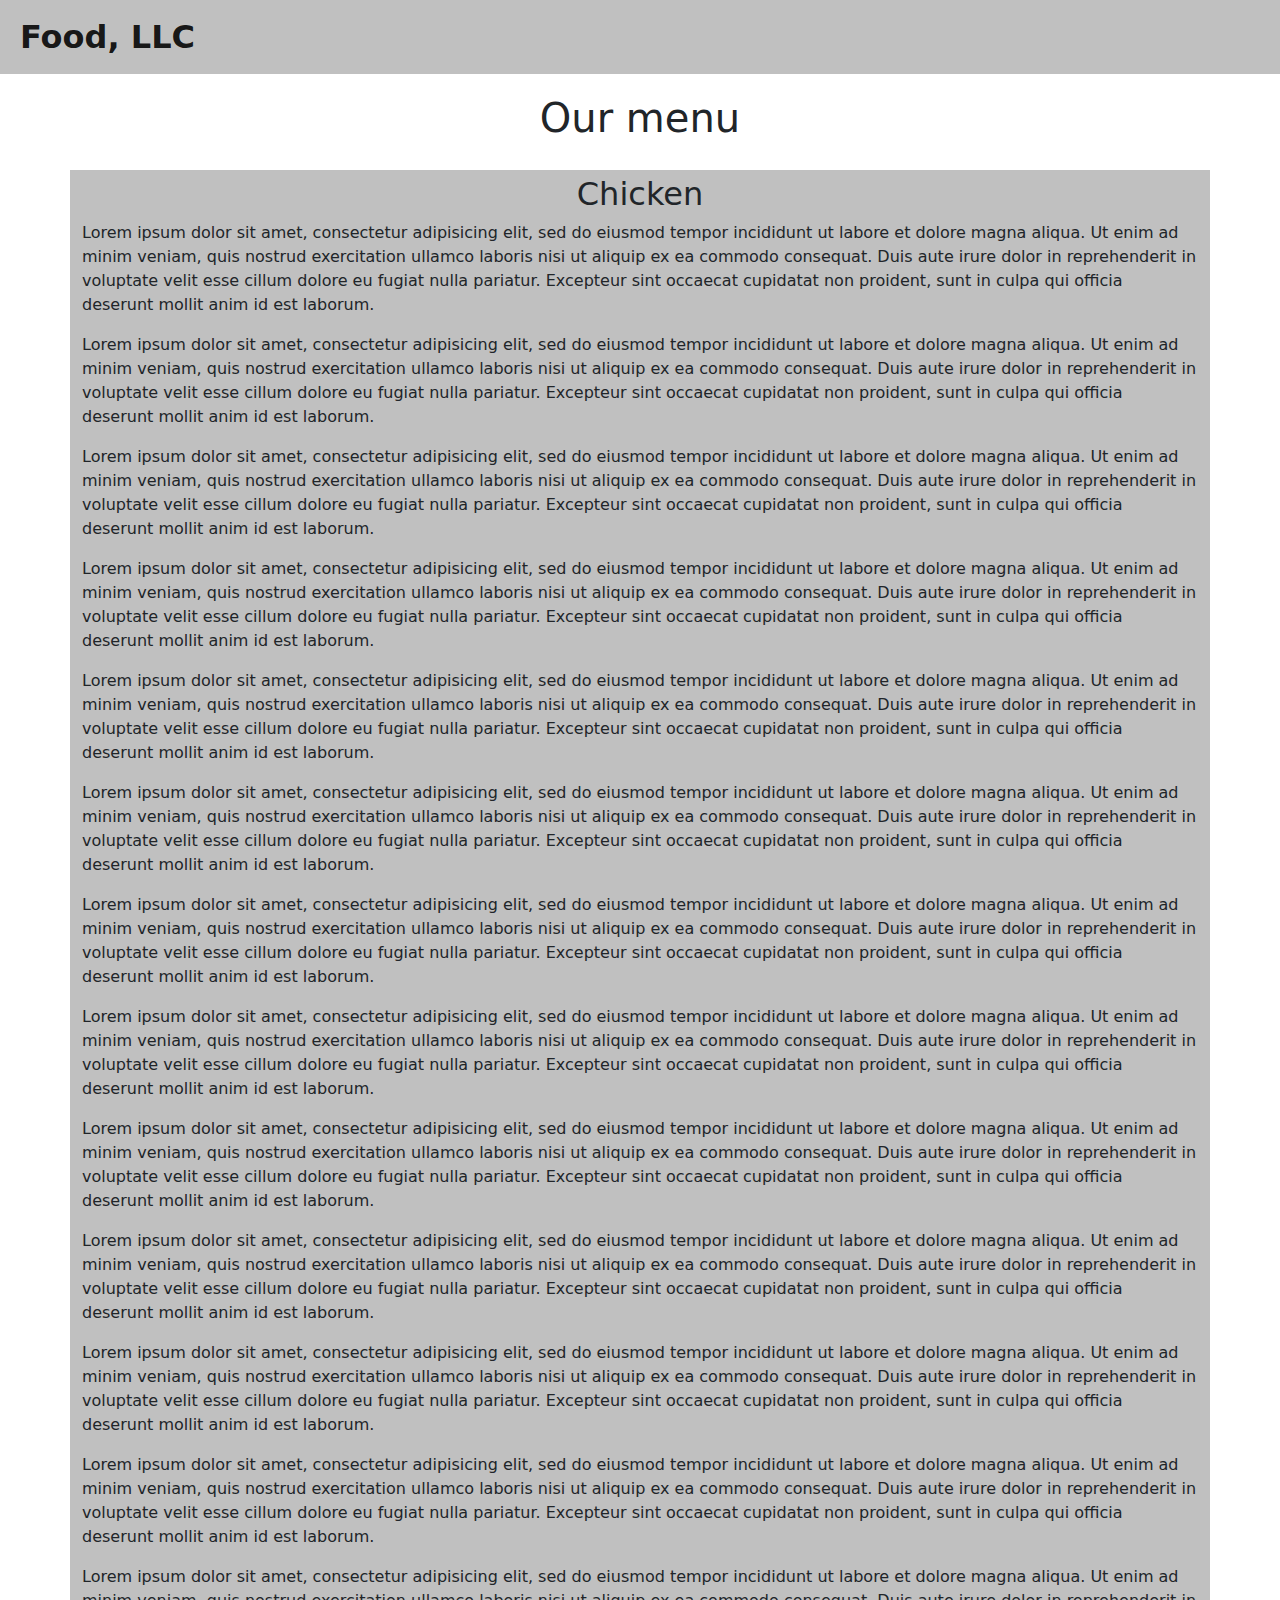
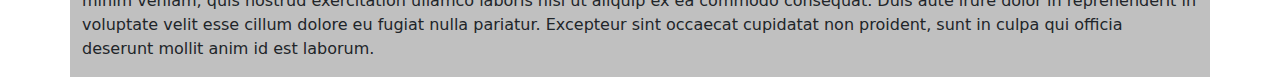
<file: Assignment-2/index.html>
<!DOCTYPE html>
<html lang="en">
<head>
    <meta charset="UTF-8">
    <meta http-equiv="X-UA-Compatible" content="IE=edge">
    <meta name="viewport" content="width=device-width, initial-scale=1.0">
    <link rel="stylesheet" href="Mod-3.css">
    <link rel="stylesheet" href="bootstrap/css/bootstrap.css">
    <title></title>
</head>
<body>
    <header>
		<nav class="navbar navbar-expand-sm navbar-light bg-light">
			<div class="container">
				<a class="navbar-brand" href="#">Food, LLC</a>
				<button class="navbar-toggler" type="button" data-bs-toggle="collapse" data-bs-target="#navbarNav" aria-controls="navbarNav" aria-expanded="false" aria-label="Toggle navigation">
					<span class="navbar-toggler-icon"></span>
				</button>
				<div class="collapse navbar-collapse" id="navbarNav">
					<ul class="navbar-nav d-block d-sm-none text-center">
						<li class="nav-item">
							<a class="nav-link" href="#">Chicken</a>
						</li>
						<li class="nav-item">
							<a class="nav-link" href="#">Beef</a>
						</li>
						<li class="nav-item">
							<a class="nav-link" href="#">Sushi</a>
						</li>
					</ul>
				</div>
			</div>
		</nav>
	</header>

	<div id="mainContent" class="container">
		<h1 class="text-center">Our menu</h1>
		<div class="row">
			<section class="container-fluid">
				<h2 class="text-center">Chicken</h2>
				<p>Lorem ipsum dolor sit amet, consectetur adipisicing elit, sed do eiusmod
					tempor incididunt ut labore et dolore magna aliqua. Ut enim ad minim veniam,
					quis nostrud exercitation ullamco laboris nisi ut aliquip ex ea commodo
					consequat. Duis aute irure dolor in reprehenderit in voluptate velit esse
					cillum dolore eu fugiat nulla pariatur. Excepteur sint occaecat cupidatat non
					proident, sunt in culpa qui officia deserunt mollit anim id est laborum.
				</p>
				<p>Lorem ipsum dolor sit amet, consectetur adipisicing elit, sed do eiusmod
					tempor incididunt ut labore et dolore magna aliqua. Ut enim ad minim veniam,
					quis nostrud exercitation ullamco laboris nisi ut aliquip ex ea commodo
					consequat. Duis aute irure dolor in reprehenderit in voluptate velit esse
					cillum dolore eu fugiat nulla pariatur. Excepteur sint occaecat cupidatat non
					proident, sunt in culpa qui officia deserunt mollit anim id est laborum.
				</p>
				<p>Lorem ipsum dolor sit amet, consectetur adipisicing elit, sed do eiusmod
					tempor incididunt ut labore et dolore magna aliqua. Ut enim ad minim veniam,
					quis nostrud exercitation ullamco laboris nisi ut aliquip ex ea commodo
					consequat. Duis aute irure dolor in reprehenderit in voluptate velit esse
					cillum dolore eu fugiat nulla pariatur. Excepteur sint occaecat cupidatat non
					proident, sunt in culpa qui officia deserunt mollit anim id est laborum.
				</p>
				<p>Lorem ipsum dolor sit amet, consectetur adipisicing elit, sed do eiusmod
					tempor incididunt ut labore et dolore magna aliqua. Ut enim ad minim veniam,
					quis nostrud exercitation ullamco laboris nisi ut aliquip ex ea commodo
					consequat. Duis aute irure dolor in reprehenderit in voluptate velit esse
					cillum dolore eu fugiat nulla pariatur. Excepteur sint occaecat cupidatat non
					proident, sunt in culpa qui officia deserunt mollit anim id est laborum.
				</p>
				<p>Lorem ipsum dolor sit amet, consectetur adipisicing elit, sed do eiusmod
					tempor incididunt ut labore et dolore magna aliqua. Ut enim ad minim veniam,
					quis nostrud exercitation ullamco laboris nisi ut aliquip ex ea commodo
					consequat. Duis aute irure dolor in reprehenderit in voluptate velit esse
					cillum dolore eu fugiat nulla pariatur. Excepteur sint occaecat cupidatat non
					proident, sunt in culpa qui officia deserunt mollit anim id est laborum.
				</p>
				<p>Lorem ipsum dolor sit amet, consectetur adipisicing elit, sed do eiusmod
					tempor incididunt ut labore et dolore magna aliqua. Ut enim ad minim veniam,
					quis nostrud exercitation ullamco laboris nisi ut aliquip ex ea commodo
					consequat. Duis aute irure dolor in reprehenderit in voluptate velit esse
					cillum dolore eu fugiat nulla pariatur. Excepteur sint occaecat cupidatat non
					proident, sunt in culpa qui officia deserunt mollit anim id est laborum.
				</p>
				<p>Lorem ipsum dolor sit amet, consectetur adipisicing elit, sed do eiusmod
					tempor incididunt ut labore et dolore magna aliqua. Ut enim ad minim veniam,
					quis nostrud exercitation ullamco laboris nisi ut aliquip ex ea commodo
					consequat. Duis aute irure dolor in reprehenderit in voluptate velit esse
					cillum dolore eu fugiat nulla pariatur. Excepteur sint occaecat cupidatat non
					proident, sunt in culpa qui officia deserunt mollit anim id est laborum.
				</p>
				<p>Lorem ipsum dolor sit amet, consectetur adipisicing elit, sed do eiusmod
					tempor incididunt ut labore et dolore magna aliqua. Ut enim ad minim veniam,
					quis nostrud exercitation ullamco laboris nisi ut aliquip ex ea commodo
					consequat. Duis aute irure dolor in reprehenderit in voluptate velit esse
					cillum dolore eu fugiat nulla pariatur. Excepteur sint occaecat cupidatat non
					proident, sunt in culpa qui officia deserunt mollit anim id est laborum.
				</p>
                <p>Lorem ipsum dolor sit amet, consectetur adipisicing elit, sed do eiusmod
					tempor incididunt ut labore et dolore magna aliqua. Ut enim ad minim veniam,
					quis nostrud exercitation ullamco laboris nisi ut aliquip ex ea commodo
					consequat. Duis aute irure dolor in reprehenderit in voluptate velit esse
					cillum dolore eu fugiat nulla pariatur. Excepteur sint occaecat cupidatat non
					proident, sunt in culpa qui officia deserunt mollit anim id est laborum.
				</p>
                <p>Lorem ipsum dolor sit amet, consectetur adipisicing elit, sed do eiusmod
					tempor incididunt ut labore et dolore magna aliqua. Ut enim ad minim veniam,
					quis nostrud exercitation ullamco laboris nisi ut aliquip ex ea commodo
					consequat. Duis aute irure dolor in reprehenderit in voluptate velit esse
					cillum dolore eu fugiat nulla pariatur. Excepteur sint occaecat cupidatat non
					proident, sunt in culpa qui officia deserunt mollit anim id est laborum.
				</p>
                <p>Lorem ipsum dolor sit amet, consectetur adipisicing elit, sed do eiusmod
					tempor incididunt ut labore et dolore magna aliqua. Ut enim ad minim veniam,
					quis nostrud exercitation ullamco laboris nisi ut aliquip ex ea commodo
					consequat. Duis aute irure dolor in reprehenderit in voluptate velit esse
					cillum dolore eu fugiat nulla pariatur. Excepteur sint occaecat cupidatat non
					proident, sunt in culpa qui officia deserunt mollit anim id est laborum.
				</p>
                <p>Lorem ipsum dolor sit amet, consectetur adipisicing elit, sed do eiusmod
					tempor incididunt ut labore et dolore magna aliqua. Ut enim ad minim veniam,
					quis nostrud exercitation ullamco laboris nisi ut aliquip ex ea commodo
					consequat. Duis aute irure dolor in reprehenderit in voluptate velit esse
					cillum dolore eu fugiat nulla pariatur. Excepteur sint occaecat cupidatat non
					proident, sunt in culpa qui officia deserunt mollit anim id est laborum.
				</p>
                <p>Lorem ipsum dolor sit amet, consectetur adipisicing elit, sed do eiusmod
					tempor incididunt ut labore et dolore magna aliqua. Ut enim ad minim veniam,
					quis nostrud exercitation ullamco laboris nisi ut aliquip ex ea commodo
					consequat. Duis aute irure dolor in reprehenderit in voluptate velit esse
					cillum dolore eu fugiat nulla pariatur. Excepteur sint occaecat cupidatat non
					proident, sunt in culpa qui officia deserunt mollit anim id est laborum.
				</p>
			</section>
		</div>
	</div>


    <script src="bootstrap/js/bootstrap.min.js"></script>
</body>
</html>
</file>
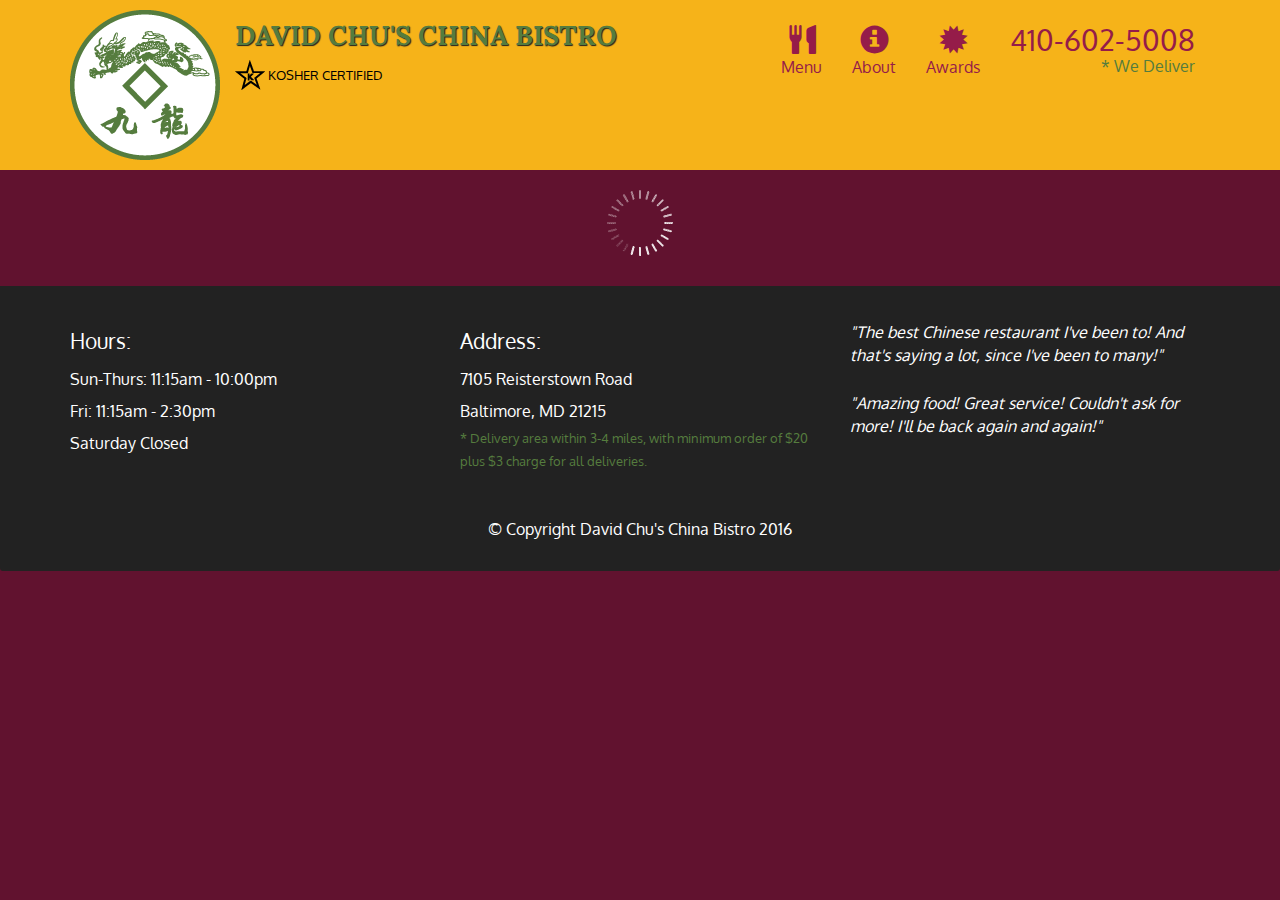
<file: Assignment-5/index.html>
<!doctype html>
<html lang="en">
  <head>
    <meta charset="utf-8">
    <meta http-equiv="X-UA-Compatible" content="IE=edge">
    <meta name="viewport" content="width=device-width, initial-scale=1">
    <title>David Chu's China Bistro</title>
    <link rel="stylesheet" href="css/bootstrap.min.css">
    <link rel="stylesheet" href="css/styles.css">
    <link href='https://fonts.googleapis.com/css?family=Oxygen:400,300,700' rel='stylesheet' type='text/css'>
    <link href='https://fonts.googleapis.com/css?family=Lora' rel='stylesheet' type='text/css'>
  </head>
<body>
  <header>
    <nav id="header-nav" class="navbar navbar-default">
      <div class="container">
        <div class="navbar-header">
          <a href="index.html" class="pull-left visible-md visible-lg">
            <div id="logo-img" alt="Logo image"></div>
          </a>

          <div class="navbar-brand">
            <a href="index.html"><h1>David Chu's China Bistro</h1></a>
            <p>
              <img src="images/star-k-logo.png" alt="Kosher certification">
              <span>Kosher Certified</span>
            </p>
          </div>

          <button id="navbarToggle" type="button" class="navbar-toggle collapsed" data-toggle="collapse" data-target="#collapsable-nav" aria-expanded="false">
            <span class="sr-only">Toggle navigation</span>
            <span class="icon-bar"></span>
            <span class="icon-bar"></span>
            <span class="icon-bar"></span>
          </button>
        </div>
        
        <div id="collapsable-nav" class="collapse navbar-collapse">
           <ul id="nav-list" class="nav navbar-nav navbar-right">
            <li id="navHomeButton" class="visible-xs active">
              <a href="index.html">
                <span class="glyphicon glyphicon-home"></span> Home</a>
            </li>
            <li id="navMenuButton">
              <a href="#" onclick="$dc.loadMenuCategories();">
                <span class="glyphicon glyphicon-cutlery"></span><br class="hidden-xs"> Menu</a>
            </li>
            <li>
              <a href="#">
                <span class="glyphicon glyphicon-info-sign"></span><br class="hidden-xs"> About</a>
            </li>
            <li>
              <a href="#">
                <span class="glyphicon glyphicon-certificate"></span><br class="hidden-xs"> Awards</a>
            </li>
            <li id="phone" class="hidden-xs">
              <a href="tel:410-602-5008">
                <span>410-602-5008</span></a><div>* We Deliver</div>
            </li>
          </ul><!-- #nav-list -->
        </div><!-- .collapse .navbar-collapse -->
      </div><!-- .container -->
    </nav><!-- #header-nav -->
  </header>

  <div id="call-btn" class="visible-xs">
    <a class="btn" href="tel:410-602-5008">
    <span class="glyphicon glyphicon-earphone"></span>
    410-602-5008
    </a>
  </div>
  <div id="xs-deliver" class="text-center visible-xs">* We Deliver</div>

  <div id="main-content" class="container"></div>

  <footer class="panel-footer">
    <div class="container">
      <div class="row">
        <section id="hours" class="col-sm-4">
          <span>Hours:</span><br>
          Sun-Thurs: 11:15am - 10:00pm<br>
          Fri: 11:15am - 2:30pm<br>
          Saturday Closed
          <hr class="visible-xs">
        </section>
        <section id="address" class="col-sm-4">
          <span>Address:</span><br>
          7105 Reisterstown Road<br>
          Baltimore, MD 21215
          <p>* Delivery area within 3-4 miles, with minimum order of $20 plus $3 charge for all deliveries.</p>
          <hr class="visible-xs">
        </section>
        <section id="testimonials" class="col-sm-4">
          <p>"The best Chinese restaurant I've been to! And that's saying a lot, since I've been to many!"</p>
          <p>"Amazing food! Great service! Couldn't ask for more! I'll be back again and again!"</p>
        </section>
      </div>
      <div class="text-center">&copy; Copyright David Chu's China Bistro 2016</div>
    </div>
  </footer>

  <!-- jQuery (Bootstrap JS plugins depend on it) -->
  <script src="jquery-2.1.4.min.js"></script>
  <script src="bootstrap.min.js"></script>
  <script src="ajax-utils.js"></script>
  <script src="script.js"></script>
</body>
</html>
</file>
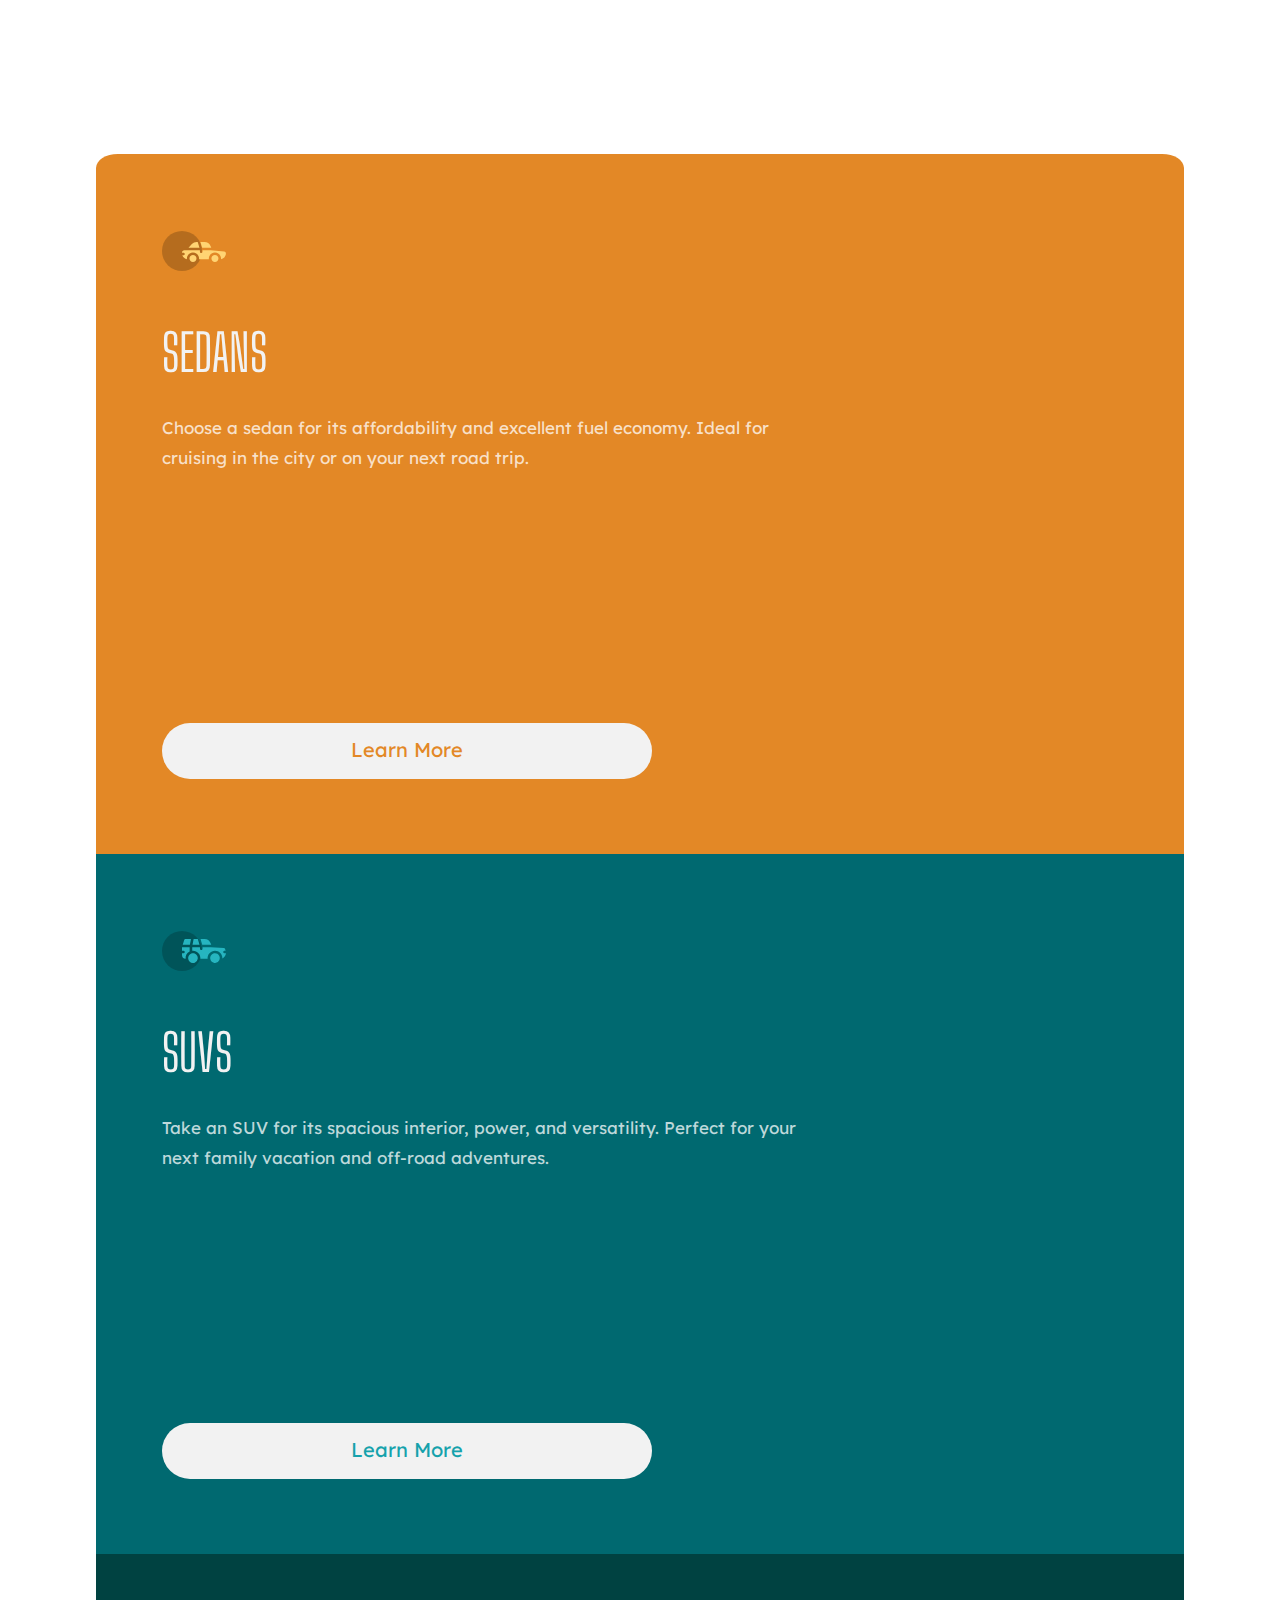
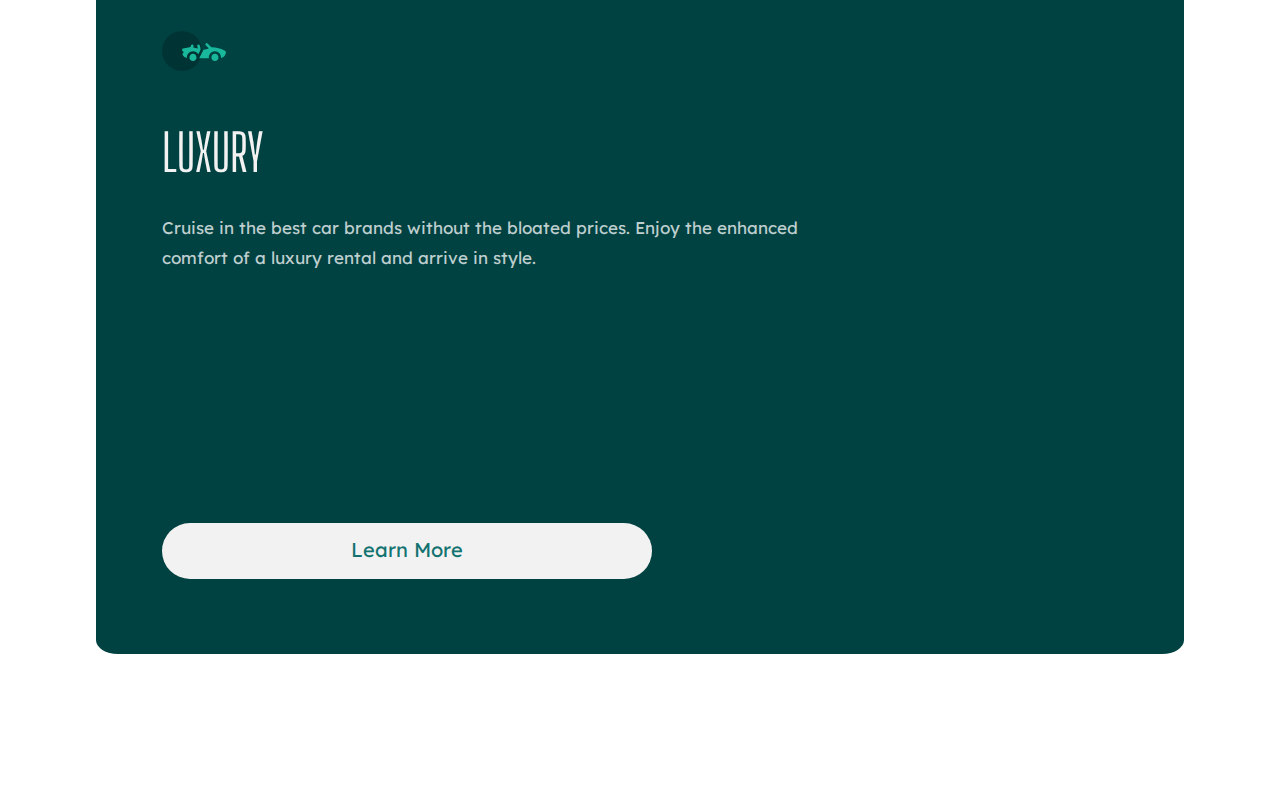
<file: Challenge/index.html>
<!DOCTYPE html>
<html lang="en">
<head>
  <meta charset="UTF-8">
  <meta name="viewport" content="width=device-width, initial-scale=1.0"> 
  <link rel="preconnect" href="https://fonts.gstatic.com">
<link href="https://fonts.googleapis.com/css2?family=Lexend+Deca&display=swap" rel="stylesheet">
<link rel="preconnect" href="https://fonts.gstatic.com">
<link href="https://fonts.googleapis.com/css2?family=Big+Shoulders+Display:wght@700&display=swap" rel="stylesheet">
  <link rel="icon" type="image/png" sizes="32x32" href="./images/favicon-32x32.png">
  <link rel="stylesheet" href="style.css">
  <title>Frontend Mentor | 3-column preview card component</title>


</head>
<body>
<div id="container">
  <div id="secContainer">
    <div id="leftDiv">
      <img src="images/sedans.svg">
      <span id="sedans">SEDANS</span>
        <p>Choose a sedan for its affordability and excellent fuel economy. Ideal for cruising in the city 
          or on your next road trip.</p>
          <div id="butt1"><a id="firstA">Learn More</a></div>
    </div>

    <div id="midDiv">
      <img src="images/suvs.svg">
      <span id="suvs">SUVS</span>
      <p>Take an SUV for its spacious interior, power, and versatility. Perfect for your next family vacation 
        and off-road adventures.</p>
        <div id="butt2"><a id="secondA">Learn More</a></button></div>
    </div>

    <div id="rightDiv">
      <img src="images/luxury.svg">
        <span id="luxury">LUXURY</span>
        <p>Cruise in the best car brands without the bloated prices. Enjoy the enhanced comfort of a luxury 
          rental and arrive in style.</p>
          <div id="butt3"><a id="thirdA">Learn More</a></div>
    </div> 
  </div>
</div>
</body>
</html>
</file>
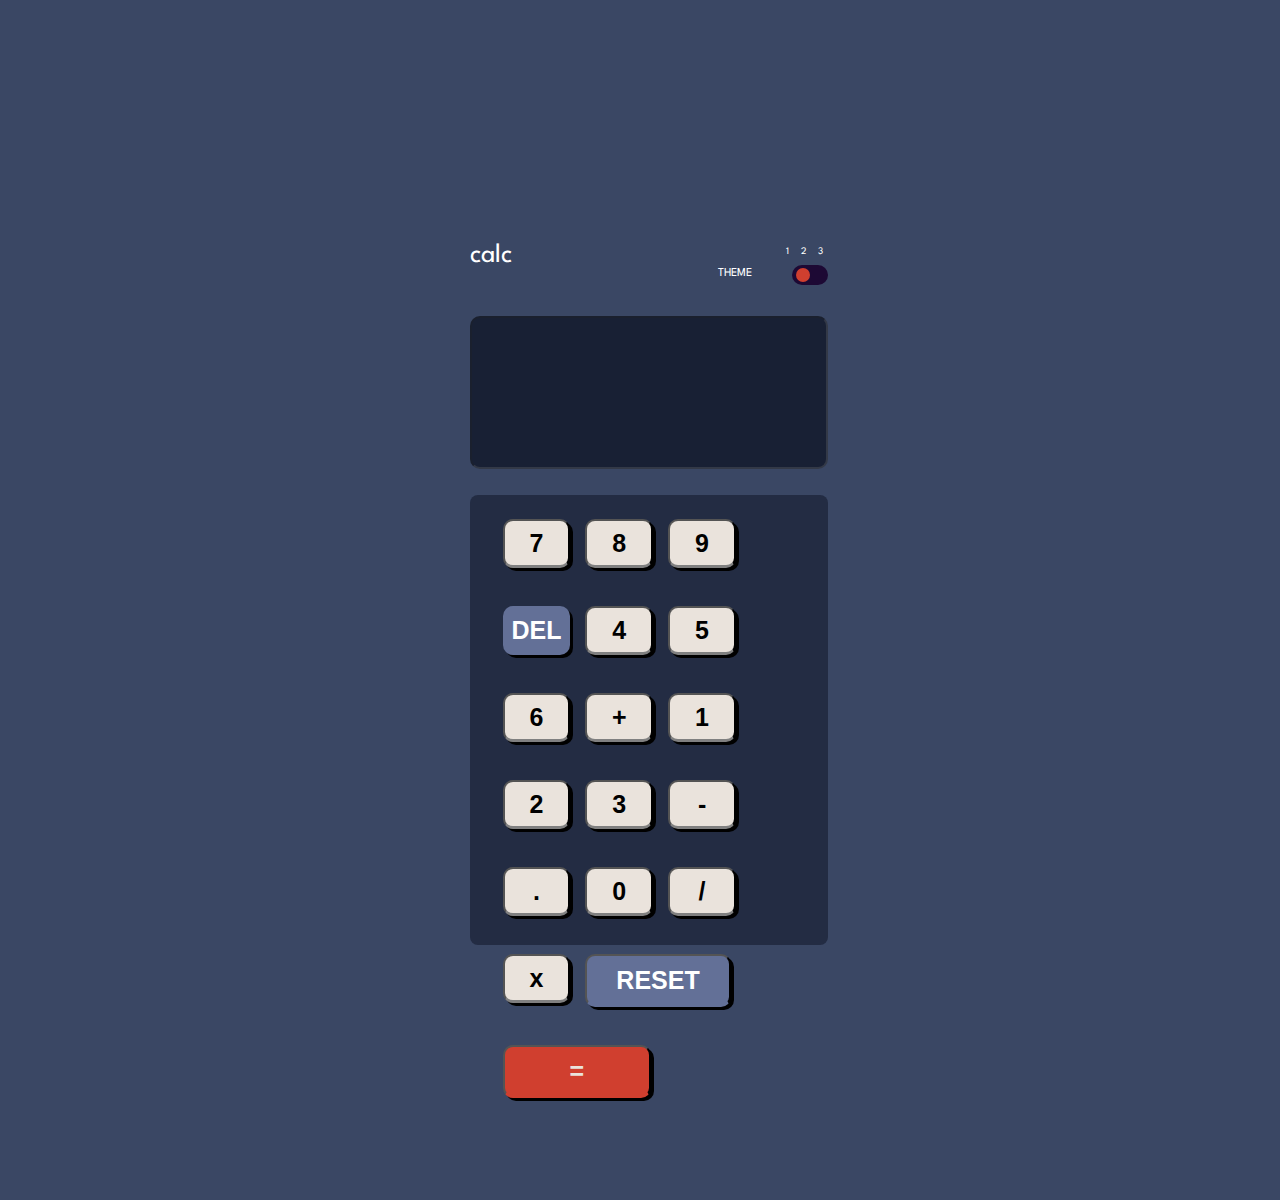
<file: Challenges/Challenge 2/index.html>
<!DOCTYPE html>
<html lang="en">
<head>
    <meta charset="UTF-8">
    <meta http-equiv="X-UA-Compatible" content="IE=edge">
    <link rel="stylesheet" href="style.css">
    <link rel="preconnect" href="https://fonts.gstatic.com">
<link href="https://fonts.googleapis.com/css2?family=Spartan:wght@700&display=swap" rel="stylesheet">
    <meta name="viewport" content="width=device-width, initial-scale=1.0">
    <title>Calculator</title>
</head>
<body id="body">
    <div id="calc-container">
        <div id="heading"> <!--  Has calc and themes  -->
            <span id="calc">calc</span> <span id="theme">THEME</span>
            <ul>
                <li id ="li-one">
                    1
                </li>
                <li id ="li-two">
                    2
                </li>
                <li id ="li-three"> 
                    3
                </li>
            </ul>
            <div id="circleDiv">
                <div id="circle">
                    
                </div>
            </div>
        </div>
        <div id="calculator"><!--   Output/Textarea   -->
            <div id="textAr">
                <input id="textarea" disabled>
            </div>
        </div>
        <div id="buttons-container">
            <div id="buttons">
                
                    <button id="seven">
                        7
                    </button>
                    <button id="eight">
                        8
                    </button>
                    <button id="nine">
                        9
                    </button>
                    <button id="del">
                        DEL
                    </button>
                    <button id="four">
                        4
                    </button>
                    <button id="five">
                        5
                    </button>
                    <button id="six">
                        6
                    </button>
                    <button id="add">
                        +
                    </button>
                    <div id=test></div>
                    <button id="one">
                        1
                    </button>
                    <button id="two">
                        2
                    </button>
                    <button id="three">
                        3
                    </button>
                    <button id="sub">
                        -
                    </button>
                    <button id="dot">
                        .
                    </button>
                    <button id="zero">
                        0
                    </button>
                    <button id="divide">
                        /
                    </button>
                    <button id="multi">
                        x
                    </button>
                    <button id="reset">
                        RESET
                    </button>
                    <button id="equal">
                        =
                    </button>
                
            </div>
        </div>
    </div>
    <script src="script.js"></script>
</body>
</html>
</file>
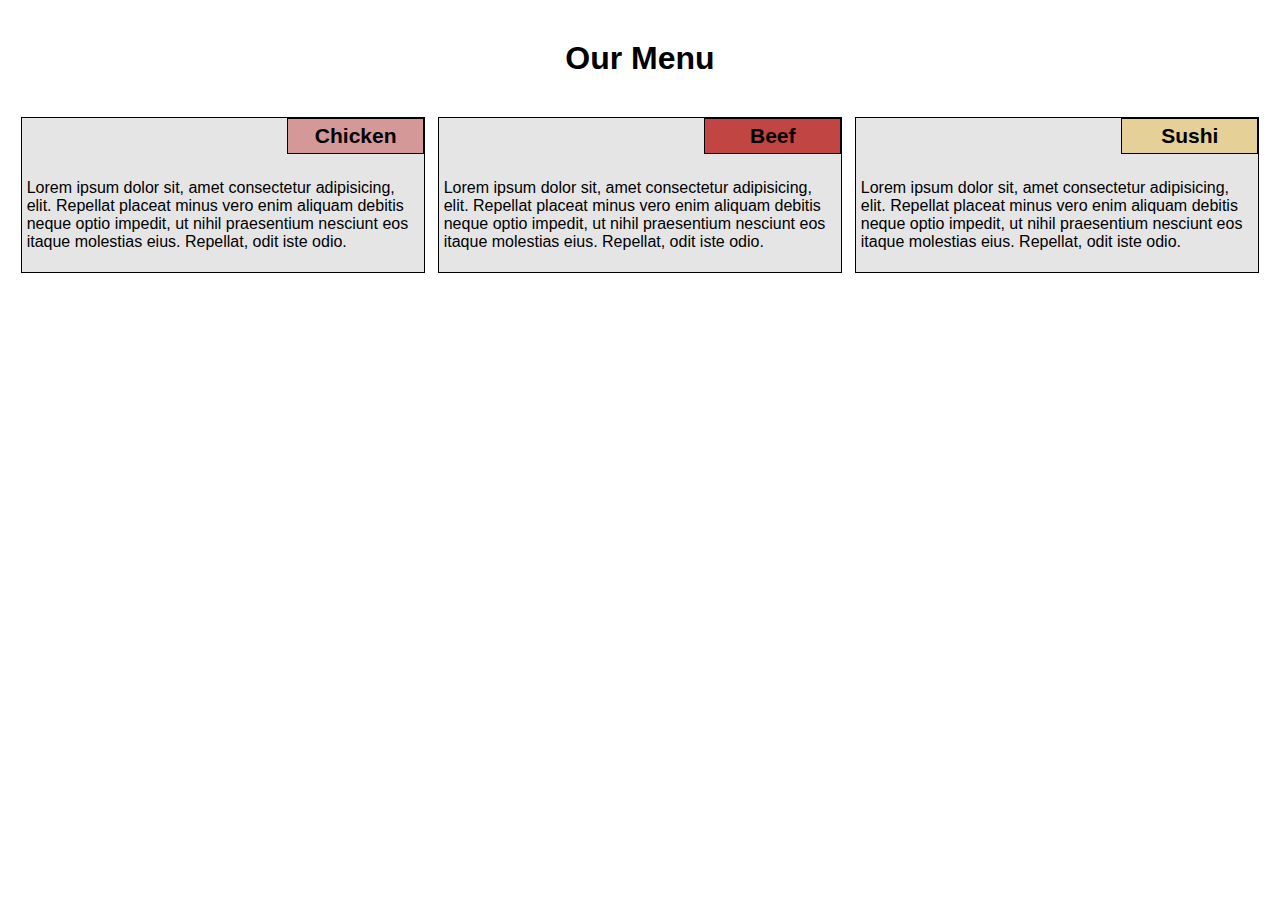
<file: Assignment-1/Module-2.html>
<!DOCTYPE html>
<html lang="en">
<head>
    <meta charset="UTF-8">
    <meta name="viewport" content="width=device-width, initial-scale=1.0">
    <link rel="stylesheet" href="Module-2.css">
    <title>Coursera Assignment</title>
</head>
<body>
  <h1>Our Menu</h1>
  <div id="container">
      <div class="relative">
       
           <h1 id="chicken" class="absolute">Chicken</h1>
           <p>Lorem ipsum dolor sit, amet consectetur adipisicing, elit. Repellat placeat minus vero enim aliquam debitis neque optio impedit, ut nihil praesentium nesciunt eos itaque molestias eius. Repellat, odit iste odio.</p>
      </div>
      <div>
        <h1 id="beef">Beef</h1>
        <p>Lorem ipsum dolor sit, amet consectetur adipisicing, elit. Repellat placeat minus vero enim aliquam debitis neque optio impedit, ut nihil praesentium nesciunt eos itaque molestias eius. Repellat, odit iste odio.</p>
      </div>
      <div>
        <h1 id="sushi">Sushi</h1>
        <p>Lorem ipsum dolor sit, amet consectetur adipisicing, elit. Repellat placeat minus vero enim aliquam debitis neque optio impedit, ut nihil praesentium nesciunt eos itaque molestias eius. Repellat, odit iste odio.</p>
      </div>
     </div>
</body>
</html>
</file>
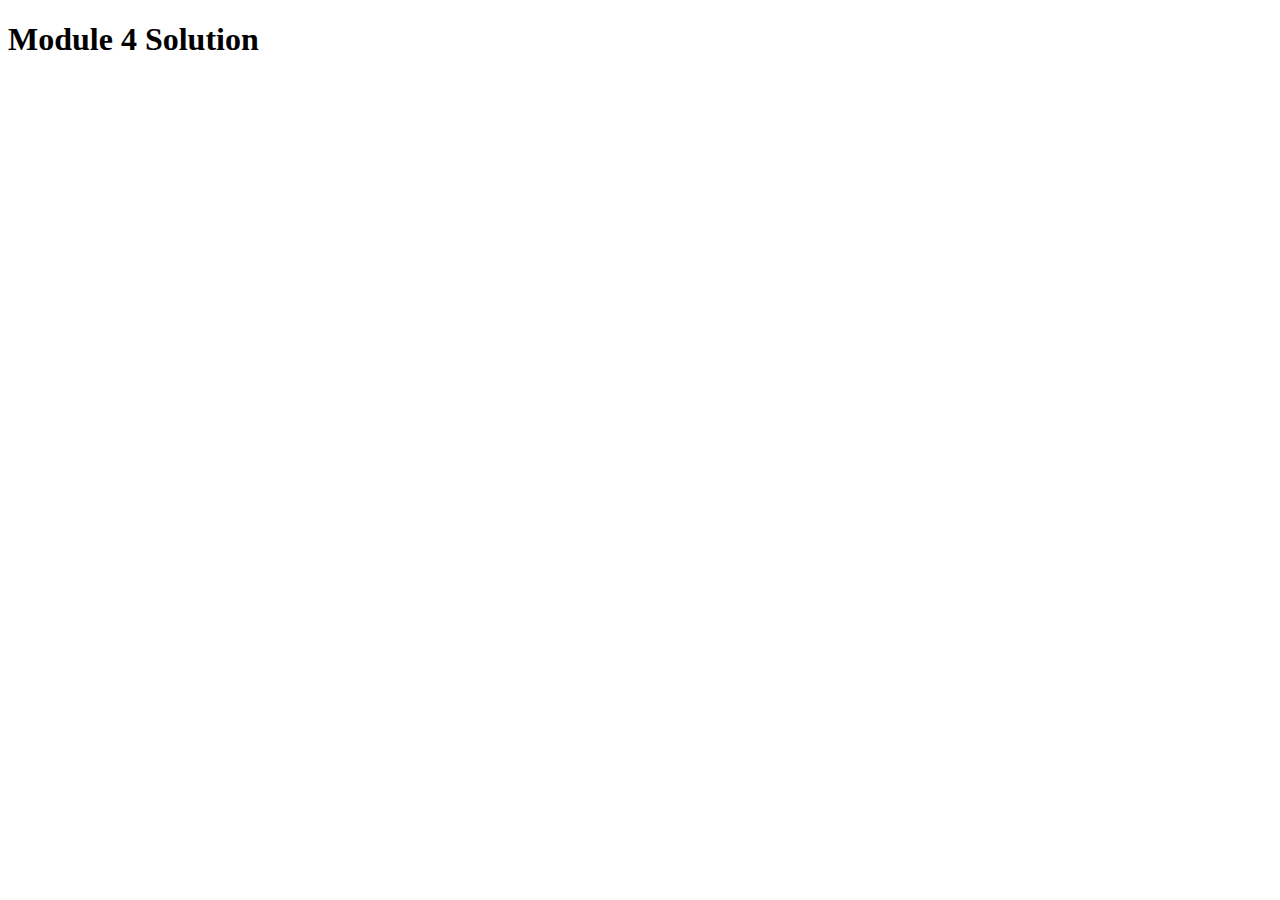
<file: Assignment-3/Mod-4.html>
<!DOCTYPE html>
<html lang="en">
<head>
    <meta charset="UTF-8">
    <meta name="viewport" content="width=device-width, initial-scale=1.0">
    <title>Module 4</title>
</head>
<body>
    <h1>Module 4 Solution</h1>
    
    <script src="hello.js"></script>
    <script src="goodBye.js"></script>
    <script src="script.js"></script>  
</body>
</html>
</file>
<file: Assignment-2/Mod-3.css>
.row {
	margin-bottom: 15px;
	margin-left: 20px;
	margin-right: 20px;
    height:1200px;
}

.bg-light {
  background-color: silver !important;
}

.navbar {
	padding: 0;
}

.navbar ul {
	background-color: #fff;
}

.navbar ul li {
	border: 2px solid black;
}

.navbar .container {
	padding-left: 0px;
	padding-right: 0px;
	margin: 0;
	width: 100%;
	max-width: 100%
}

.navbar .navbar-brand {
	padding-left: 20px;
}

.navbar .navbar-toggler {
	margin-right: 20px;
}

a.navbar-brand {
	font-size: 2rem;
	font-weight: bold;
}

#mainContent section {
	background-color: silver;
}

h1 {
	font-size: 2rem;
	font-weight: bold;
	padding-top: 20px;
	padding-bottom: 20px;
}

h2 {
	padding-top: 5px;
	font-size: 1.4rem;
	font-weight: bold;
}
@media(max-width:757px){
    #mainContent section{
        width:90%;
    }
}
</file>
<file: Assignment-5/css/styles.css>
body {
  font-size: 16px;
  color: #fff;
  background-color: #61122f;
  font-family: 'Oxygen', sans-serif;
}

/** HEADER **/
#header-nav {
  background-color: #f6b319;
  border-radius: 0;
  border: 0;
}

#logo-img {
  background: url('../images/restaurant-logo_large.png') no-repeat;
  width: 150px;
  height: 150px;
  margin: 10px 15px 10px 0;
}

.navbar-brand {
  padding-top: 25px;
}
.navbar-brand h1 { /* Restaurant name */
  font-family: 'Lora', serif;
  color: #557c3e;
  font-size: 1.5em;
  text-transform: uppercase;
  font-weight: bold;
  text-shadow: 1px 1px 1px #222;
  margin-top: 0;
  margin-bottom: 0;
  line-height: .75;
}
.navbar-brand a:hover, .navbar-brand a:focus {
  text-decoration: none;
}
.navbar-brand p { /* Kosher cert */
  color: #000;
  text-transform: uppercase;
  font-size: .7em;
  margin-top: 15px;
}
.navbar-brand p span { /* Star-K */
  vertical-align: middle;
}

#nav-list {
  margin-top: 10px;
}
#nav-list a {
  color: #951C49;
  text-align: center;
}
#nav-list a:hover {
  background: #E7E7E7;
}
#nav-list a span {
  font-size: 1.8em;
}

#phone {
  margin-top: 5px;
}
#phone a { /* Phone number */
  text-align: right;
  padding-bottom: 0;
}
#phone div { /* We Deliver */
  color: #557c3e;
  text-align: right;
  padding-right: 15px;
}

.navbar-header button.navbar-toggle, .navbar-header .icon-bar {
  border: 1px solid #61122f;
}
.navbar-header button.navbar-toggle {
  clear: both;
  margin-top: -30px;
}
/* END HEADER */

/* FOOTER */
.panel-footer {
  margin-top: 30px;
  padding-top: 35px;
  padding-bottom: 30px;
  background-color: #222;
  border-top: 0;
}
.panel-footer div.row {
  margin-bottom: 35px;
}
#hours, #address {
  line-height: 2;
}
#hours > span, #address > span {
  font-size: 1.3em;
}
#address p {
  color: #557c3e;
  font-size: .8em;
  line-height: 1.8;
}
#testimonials {
  font-style: italic;
}
#testimonials p:nth-child(2) {
  margin-top: 25px;
}
/* END FOOTER */



/* HOME PAGE */
.container .jumbotron {
  box-shadow: 0 0 50px #3F0C1F;
  border: 2px solid #3F0C1F;
}

#menu-tile, #specials-tile, #map-tile {
  height: 250px;
  width: 100%;
  margin-bottom: 15px;
  position: relative;
  border: 2px solid #3F0C1F;
  overflow: hidden;
}
#menu-tile:hover, #specials-tile:hover, #map-tile:hover {
  box-shadow: 0 1px 5px 1px #cccccc;
}
#menu-tile {
  background: url('../images/menu-tile.jpg') no-repeat;
  background-position: center;
}
#specials-tile {
  background: url('../images/specials-tile.jpg') no-repeat;
  background-position: center;
}
#menu-tile span, #specials-tile span, #map-tile span {
  position: absolute;
  bottom: 0;
  right: 0;
  width: 100%;
  text-align: center;
  font-size: 1.6em;
  text-transform: uppercase;
  background-color: #000;
  color: #fff;
  opacity: .8;
}
/* END HOME PAGE */

/* MENU CATEGORIES PAGE */
.category-tile { 
  position: relative;
  border: 2px solid #3F0C1F;
  overflow: hidden;
  width: 200px;
  height: 200px;
  margin: 0 auto 15px;
}
.category-tile span {
  position: absolute;
  bottom: 0;
  right: 0;
  width: 100%;
  text-align: center;
  font-size: 1.2em;
  text-transform: uppercase;
  background-color: #000;
  color: #fff;
  opacity: .8;
}
.category-tile:hover {
  box-shadow: 0 1px 5px 1px #cccccc;
}

#menu-categories-title + div {
  margin-bottom: 50px;
}
/* END MENU CATEGORIES PAGE */

/* SINGLE CATEGORY PAGE */
.menu-item-tile {
  margin-bottom: 25px;
}
.menu-item-tile hr {
  width: 80%;
}
.menu-item-tile .menu-item-price {
  font-size: 1.1em;
  text-align: right;
  margin-top: -15px;
  margin-right: -15px;
}
.menu-item-tile .menu-item-price span {
  font-size: .6em;
}
.menu-item-photo {
  position: relative;
  border: 2px solid #3F0C1F; 
  overflow: hidden;
  padding: 0;
  margin-right: -15px;
  margin-left: auto;
  margin-bottom: 20px;
  max-width: 250px;
}
.menu-item-photo div {
  position: absolute;
  bottom: 0;
  right: 0;
  width: 80px;
  background-color: #557c3e;
  text-align: center;
}
.menu-item-description {
  padding-right: 30px;
}
h3.menu-item-title {
  margin: 0 0 10px;
}
.menu-item-details {
  font-size: .9em;
  font-style: italic;
}
/* END SINGLE CATEGORY PAGE */


/********** Large devices only **********/
@media (min-width: 1200px) {
  .container .jumbotron {
    background: url('../images/jumbotron_1200.jpg') no-repeat;
    height: 675px;
  }
}

/********** Medium devices only **********/
@media (min-width: 992px) and (max-width: 1199px) {
  /* Header */
  #logo-img {
    background: url('../images/restaurant-logo_medium.png') no-repeat;
    width: 100px;
    height: 100px;
    margin: 5px 5px 5px 0;
  }
  /* End Header */

  /* Home Page */
  .container .jumbotron {
    background: url('../images/jumbotron_992.jpg') no-repeat;
    height: 558px;
  }
  /* End Home Page */
}

/********** Small devices only **********/
@media (min-width: 768px) and (max-width: 991px) {
  /* Home Page */
  .container .jumbotron {
    background: url('../images/jumbotron_768.jpg') no-repeat;
    height: 432px;
  }
  /* End Home Page */
}

/********** Extra small devices only **********/
@media (max-width: 767px) {
  /* Header */
  .navbar-brand {
    padding-top: 10px;
    height: 80px;
  }
  .navbar-brand h1 { /* Restaurant name */
    padding-top: 10px;
    font-size: 5vw; /* 1vw = 1% of viewport width */
  }
  .navbar-brand p { /* Kosher cert */
    font-size: .6em;
    margin-top: 12px;
  }
  .navbar-brand p img { /* Star-K */
    height: 20px;
  }

  #collapsable-nav a { /* Collapsed nav menu text */
    font-size: 1.2em;
  }
  #collapsable-nav a span { /* Collapsed nav menu glyph */
    font-size: 1em;
    margin-right: 5px;
  }

  #call-btn > a {
    font-size: 1.5em;
    display: block;
    margin: 0 20px;
    padding: 10px;
    border: 2px solid #fff;
    background-color: #f6b319;
    color: #951c49;
  }
  #xs-deliver {
    margin-top: 5px;
    font-size: .7em;
    letter-spacing: .1em;
    text-transform: uppercase;
  }
  /* End Header */

  /* Footer */
  .panel-footer section {
    margin-bottom: 30px;
    text-align: center;
  }
  .panel-footer section:nth-child(3) {
    margin-bottom: 0; /* margin already exists on the whole row */
  }
  .panel-footer section hr {
    width: 50%;
  }
  /* End Footer */

  /* Home Page */
  .container .jumbotron {
    margin-top: 30px;
    padding: 0;
  }
  #menu-tile, #specials-tile {
    width: 360px;
    margin: 0 auto 15px;
  }

  .menu-item-photo {
    margin-right: auto;
  }
  .menu-item-tile .menu-item-price {
    text-align: center;
  }
  .menu-item-description {
    text-align: center;;
  }
}


/********** Super extra small devices Only :-) (e.g., iPhone 4) **********/
@media (max-width: 479px) {
  /* Header */
  .navbar-brand h1 { /* Restaurant name */
    padding-top: 5px;
    font-size: 6vw;
  }
  /* End Header */
  
  /* Home page */
  #menu-tile, #specials-tile {
    width: 280px;
    margin: 0 auto 15px;
  }

  .col-xxs-12 {
    position: relative;
    min-height: 1px;
    padding-right: 15px;
    padding-left: 15px;
    float: left;
    width: 100%;
  }
}
</file>
<file: Challenge/style.css>
*{
    margin:0px;
    padding:0px;
    box-sizing: border-box;
}
body{
    font-family: 'Lexend Deca', sans-serif;
    font-size: 15px;
}

#leftDiv{
    background-color: hsl(31, 77%, 52%);
}

#midDiv{
    background-color: hsl(184, 100%, 22%);
}

#rightDiv{
    background-color: hsl(179, 100%, 13%);
}

.attribution {
    font-size: 11px; text-align: center; 
    margin-top:150px;
}
.attribution a { 
    color: hsl(228, 45%, 44%); 
}
#container{
    margin-top: 12%;
}
#leftDiv, #midDiv, #rightDiv{
    height:700px;
    width:32.33%;
    float: left;
}
#leftDiv{
    border-top-left-radius: 2%;
    border-bottom-left-radius: 2%;
    position: relative;

}
#midDiv{
    position: relative;

}
#rightDiv{
    border-top-right-radius: 2%;
    border-bottom-right-radius: 2%;
    position: relative;

}
#secContainer{
    width: 70%;
    margin: 0px auto;
}
#sedans, #suvs, #luxury{
    color:hsl(0, 0%, 95%);
    position: absolute;
    font-family: 'Big Shoulders Display', cursive;
    left: 66px;
    top: 24%;
    font-size: 51px;
}
p, a{
    position:absolute;
}
p{
    top: 37%;
    left: 66px;
    width: 51%;
    line-height: 1.8;
    font-size: 17px;
    color: hsla(0, 0%, 100%, 0.75);
}
#butt1{
    color:hsl(31, 77%, 52%);
}
#butt1:hover{
    color:hsla(0, 0%, 100%, 0.75);
    cursor: pointer;;
}
#firstA:hover{
    border: 2px solid hsla(0, 0%, 100%, 0.75);
    background-color:hsl(31, 77%, 52%); ;
}
#butt2{
    color: hsl(184deg 77% 38%);
}
#secondA:hover{
    border: 2px solid hsla(0, 0%, 100%, 0.75);
    background-color:hsl(184, 100%, 22%);
}
#butt2:hover{
    color:hsla(0, 0%, 100%, 0.75);
    cursor: pointer;;
}
#butt3{
    color: hsl(179deg 73% 26%);
}
#thirdA:hover{
    border: 2px solid hsla(0, 0%, 100%, 0.75);
    background-color:hsl(179, 100%, 13%);
}
#butt3:hover{
    color:hsla(0, 0%, 100%, 0.75);
    cursor: pointer;;
}
a{
    bottom: 75px;
    left: 66px;
    background-color: hsl(0, 0%, 95%);
    font-size: 20px;
    border-radius: 35px;
    padding: 14px;
    text-align: center;
    width: 45%;
    height: 8%;
}
img{
    position:absolute;
    left:66px;
    top:11%;
}
@media (min-width:375px) and (max-width:1360px){
    #leftDiv, #midDiv, #rightDiv {
        height: 700px;
        width: 100%; 
        float: none;

    }
    #leftDiv{
        border-top-right-radius: 2%;
        border-bottom-left-radius: 0px;
    }
    #rightDiv{
        border-top-right-radius: 0px;
        border-bottom-left-radius: 2%;
        margin-bottom: 150px;
    }
    #secContainer {
        width: 85%;
    }
    p{
        width: 61%;
    }
}
</file>
<file: Challenges/Challenge 2/style.css>
*{
    margin: 0px;
    padding: 0px;
    box-sizing: border-box;
}
body{
    background-color: hsl(222, 26%, 31%);
    font-family: 'Spartan', sans-serif;
}
#calc-container{
    width: 70%;
    margin: 150px auto;
    height: 900px;
    position: relative;
}
#heading{
    position: absolute;
    top: 93px;
    right: 29%;
    width:40%;
    height: 70px;
}
#calc{
    float:left;
    color: #ffffff;
    font-size: 27px;
}
#theme{
    float: right;
    position: absolute;
    color: #ffffff;
    right: 76px;
    top: 36%;
    font-size: 12px;
}
#heading ul{
    list-style: none;
    float: right;
}
#heading ul li{
    display: inline;
    margin-left: 4px;
    color: #ffffff;
    font-size: 10px;
    margin-right: 5px;
}
#circleDiv{
    background-color: hsl(268, 71%, 12%);
    width: 10%;
    float: right;
    height: 20px;
    position: absolute;
    right: 0;
    bottom: 40%;
    border-radius: 23px;
    cursor: pointer;
}
#circle{
    height: 14px;
    width: 14px;
    background-color:  hsl(6, 63%, 50%);
    border-radius: 50%;
    position: absolute;
    top: 3px;
    left: 4px;
}
#calculator{
    position: absolute;
    top: 166px;
    right: 29%;
    width: 40%;
    height: 153px;
    border-radius: 10px;
}
#textarea{
    width: 100%;
    height: 153px;
    border-radius: 10px;
    resize: none;
    background-color: hsl(224, 36%, 15%);
    color: white;
    direction: rtl;
    font-size: 46px;
}
#buttons-container{
    background-color: hsl(223, 31%, 20%);
    width: 40%;
    height: 450px;
    position: absolute;
    bottom: 105px;
    right: 29%;
    border-radius: 8px;
}
#buttons{
    width: 90%;
    height: 90%;
    margin: 0px auto;
    margin-top: 24px;
    position: relative;
    font-size: 25px;
}
#buttons div{
    float:left;
    width: 10%;
    background-color:hsl(30, 25%, 89%);
    position: absolute;
    text-align: center;
}
#buttons ul{
    list-style-type: none;
}
#buttons button{
    float: left;
    width: 21%;
    background-color: hsl(30, 25%, 89%);
    text-align: center;
    border-radius: 10px;
    margin-bottom: 38px;
    height: 49px;
    padding: 8px;
    margin-left: 15px;
    box-shadow: 3px 3px black;
    border-bottom: 3px solid gray;
    cursor: pointer;
    font-size:25px;
    font-weight: bold
    
}
#reset{
    width: 45% !important;
    background-color: hsl(225, 21%, 49%) !important;
    color: white !important;
    height: 53px !important;
    border-bottom: 3px solid hsl(225, 21%, 49%) !important;
}
#equal{
    width: 46% !important;
    background-color: hsl(6, 63%, 50%) !important;
    color: hsl(30, 25%, 89%) !important;
    height: 53px !important;
    border-bottom: 3px solid hsl(6, 63%, 50%) !important;
}
#del{
    background-color: hsl(225, 21%, 49%) !important;
    color: white !important;
    border: none !important;
}
.textAr3{
    background-color:hsl(268, 71%, 12%) !important;
    color:hsl(52, 100%, 62%) !important;
    width: 100% !important;
    height: 153px !important;
    border-radius: 10px !important;
    resize: none !important;
    background-color: hsl(224, 36%, 15%) !important;
    color: white !important;
    direction: rtl !important;
    font-size: 46px !important;
    border: none !important;
    transition: all 2s;
}
.buttonsContainer3{
    background-color:hsl(268, 71%, 12%) !important;
    width: 40% !important;
    height: 450px !important;
    position: absolute !important;
    bottom: 105px !important;
    right: 29% !important;
    border-radius: 8px !important;
    transition: all 2s !important;
}
.theme3{
    color: hsl(52, 100%, 62%) !important;
    float: right  !important;
    position: absolute  !important;
    right: 76px  !important;
    top: 36%  !important;
    font-size: 12px  !important;
}
.liOne3{
    color: hsl(52, 100%, 62%) !important;
}
.cal3{
    color:hsl(52, 100%, 62%) !important;
    font-size: 27px !important;
}
.circleDiv3{
    background-color: hsl(268, 71%, 12%) !important;
    width: 10% !important;
    float: right !important;
    height: 20px !important;
    position: absolute !important;
    right: 0 !important;
    bottom: 40% !important;
    border-radius: 23px !important;
    cursor: pointer !important;
}
.circle3{
    height: 14px !important;
    width: 14px !important;
    background-color: hsl(176, 100%, 44%)!important;
    border-radius: 50% !important;
    position: absolute !important;
    top: 3px !important;
    left: 35px;
    transition: all 2s !important;
}
.one3{
    background-color: hsl(268, 47%, 21%) !important;
    border-bottom:  3px solid hsl(285, 91%, 52%) !important;
    color: rgb(255, 229, 61) !important;
    transition: all 2s !important;
    border-top: none !important;
    border-left: none !important;
}
.del3{
    background-color:  hsl(281, 89%, 26%) !important;
    transition: all 2s !important;
    border: none !important;
    color: white !important;
    border-bottom: 3px solid hsl(285, 91%, 52%) !important;
}
.reset3{
    background-color: hsl(281, 89%, 26%) !important;
    color: white !important;
    border: none !important;
    width: 45% !important;
    height: 53px !important;
    transition: all 2s !important;
    border-bottom: 3px solid hsl(285, 91%, 52%) !important;
}
.equal3{
    background-color: hsl(176, 100%, 44%) !important;
    transition: all 2s !important;
    width: 46% !important;
    height: 53px !important;
    border-bottom: 3px solid hsl(177, 92%, 70%) !important;
    border-top: none !important;
    border-left: none !important;
}
.cal2{
    color: black;
    font-size: 27px;
    float: left;
    transition: all 2s ease 0s;
}
</file>
<file: Assignment-1/Module-2.css>
*{
    box-sizing: border-box;
}
h1:first-of-type{
    font-family: Arial, Helvetica, sans-serif;
    text-align:center;
    margin-top:40px;
    margin-bottom:40px;
}
#container{
    width:100%;
}
#container div{
    width:32%;
    background-color:#E5E5E5;
    border:1px solid black;
    float:left;
    padding: 5px;
    margin-left: 1%;
    position:relative
}
.relative{
    position:relative;
}
#chicken, #beef, #sushi{
    position:absolute;
    left: 66%;
    padding: 5px;
    top: -40px;
    background-color: #D59898;
    width:34%;
    font-size: 21px;
    border:1px solid black;
}
p{
    padding-top: 40px;
     font-family: Helvetica, sans-serif;
}
#beef{
    background-color:#C14543;
}
#sushi{
    background-color:#E5D198;
}
@media(min-width:992px){
   #container div{
       float:left;
       padding:5px;
   }
}
@media(min-width:768px) and (max-width:991px){
    #container div:first-of-type, #container div:nth-of-type(2){
        width:49%;
        margin-bottom:15px;
    }
    #container div:last-of-type{
        width:100%;
    }
}
@media(max-width:767px){
    #container div:first-of-type, #container div:nth-of-type(2), #container div:last-of-type{
        display:block;
        width:100%;
        margin-bottom:15px;
    }
}
</file>
